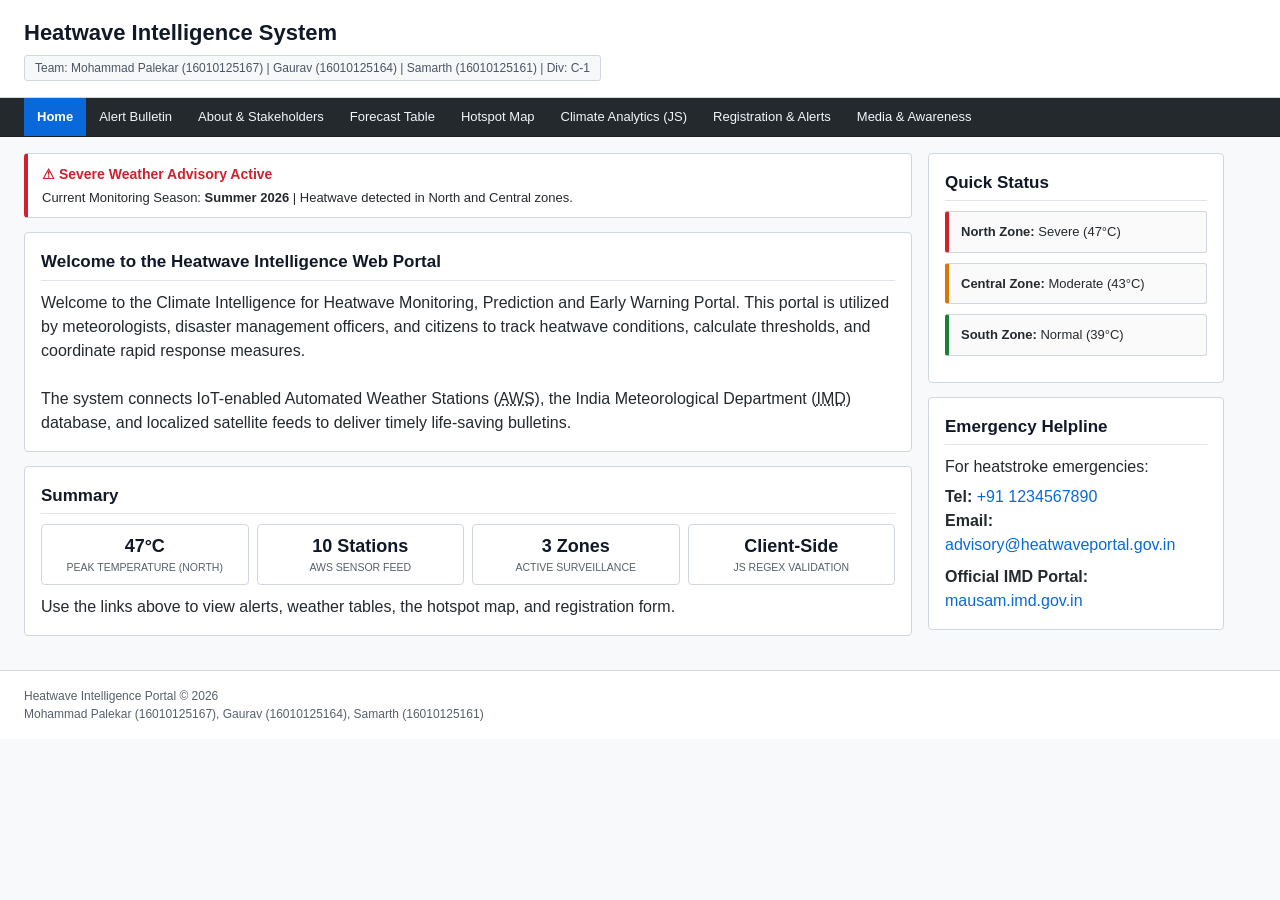
<file: index.html>
<!DOCTYPE html>
<html lang="en">
<head>
  <meta charset="UTF-8">
  <meta name="viewport" content="width=device-width, initial-scale=1.0">
  <title>Heatwave Intelligence System - Home</title>
  <link rel="stylesheet" href="css/style.css">
</head>
<body>

  <!-- Header Section - Left-Aligned -->
  <!-- Header Section - Left-Aligned -->
  <header class="site-header">
  <div class="header-inner">
  <h1 class="site-title" title="An early warning system for detecting and predicting heatwaves across regions">Heatwave Intelligence System</h1>
  <div class="team-badge">Team: Mohammad Palekar (16010125167) | Gaurav (16010125164) | Samarth (16010125161) | Div: C-1</div>
  </div>
  </header>

  <!-- Global Navigation Menu -->
  <nav class="main-nav">
  <div class="nav-inner">
  <ul>
  <li><a href="index.html" class="active">Home</a></li>
  <li><a href="alerts.html">Alert Bulletin</a></li>
  <li><a href="about.html">About &amp; Stakeholders</a></li>
  <li><a href="forecast.html">Forecast Table</a></li>
  <li><a href="hotspot.html">Hotspot Map</a></li>
  <li><a href="analysis.html">Climate Analytics (JS)</a></li>
  <li><a href="register.html">Registration &amp; Alerts</a></li>
  <li><a href="media.html">Media &amp; Awareness</a></li>
  </ul>
  </div>
  </nav>

  <!-- Main Content Container with Sidebar Layout -->
  <div class="container layout-grid">
  
  <main class="main-content">
  <!-- Glowing Alert Box for Current Season (CSS Glow effect) -->
  <div class="glowing-alert">
  <h3>&#9888; Severe Weather Advisory Active</h3>
  <p>Current Monitoring Season: <strong>Summer 2026</strong> | Heatwave detected in North and Central zones.</p>
  </div>

  <article class="card">
  <h2>Welcome to the Heatwave Intelligence Web Portal</h2>
  <p>Welcome to the Climate Intelligence for Heatwave Monitoring, Prediction and Early Warning Portal. This portal is utilized by meteorologists, disaster management officers, and citizens to track heatwave conditions, calculate thresholds, and coordinate rapid response measures.</p>
  <br>
  <p>The system connects IoT-enabled Automated Weather Stations (<abbr title="Automatic Weather Station">AWS</abbr>), the India Meteorological Department (<abbr title="India Meteorological Department">IMD</abbr>) database, and localized satellite feeds to deliver timely life-saving bulletins.</p>
  </article>

  <!-- Quick Features Overview Grid -->
  <section class="card">
  <h2>Summary</h2>
  <div class="stat-grid">
  <div class="stat-card">
  <div class="stat-val">47&deg;C</div>
  <div class="stat-label">Peak Temperature (North)</div>
  </div>
  <div class="stat-card">
  <div class="stat-val">10 Stations</div>
  <div class="stat-label">AWS Sensor Feed</div>
  </div>
  <div class="stat-card">
  <div class="stat-val">3 Zones</div>
  <div class="stat-label">Active Surveillance</div>
  </div>
  <div class="stat-card">
  <div class="stat-val">Client-Side</div>
  <div class="stat-label">JS Regex Validation</div>
  </div>
  </div>
  <p>Use the links above to view alerts, weather tables, the hotspot map, and registration form.</p>
  </section>
  </main>

  <!-- Sidebar Section -->
  <aside class="sidebar">
  <div class="card">
  <h2>Quick Status</h2>
  <div class="block-severe">
  <strong>North Zone:</strong> Severe (47&deg;C)
  </div>
  <div class="block-warning">
  <strong>Central Zone:</strong> Moderate (43&deg;C)
  </div>
  <div class="block-safe">
  <strong>South Zone:</strong> Normal (39&deg;C)
  </div>
  </div>

  <div class="card">
  <h2>Emergency Helpline</h2>
  <p>For heatstroke emergencies:</p>
  <p style="margin-top: 6px;"><strong>Tel:</strong> <a href="tel:+911234567890">+91 1234567890</a></p>
  <p><strong>Email:</strong> <a href="mailto:advisory@heatwaveportal.gov.in">advisory@heatwaveportal.gov.in</a></p>
  <p style="margin-top: 8px;"><strong>Official IMD Portal:</strong> <br><a href="https://mausam.imd.gov.in" target="_blank">mausam.imd.gov.in</a></p>
  </div>
  </aside>

  </div>

  <!-- Common Footer - Left-Aligned -->
  <!-- Common Footer - Left-Aligned -->
  <footer class="site-footer">
  <div class="footer-inner">
  <p>Heatwave Intelligence Portal &copy; 2026</p>
  <p>Mohammad Palekar (16010125167), Gaurav (16010125164), Samarth (16010125161)</p>
  </div>
  </footer>

</body>
</html>
</file>
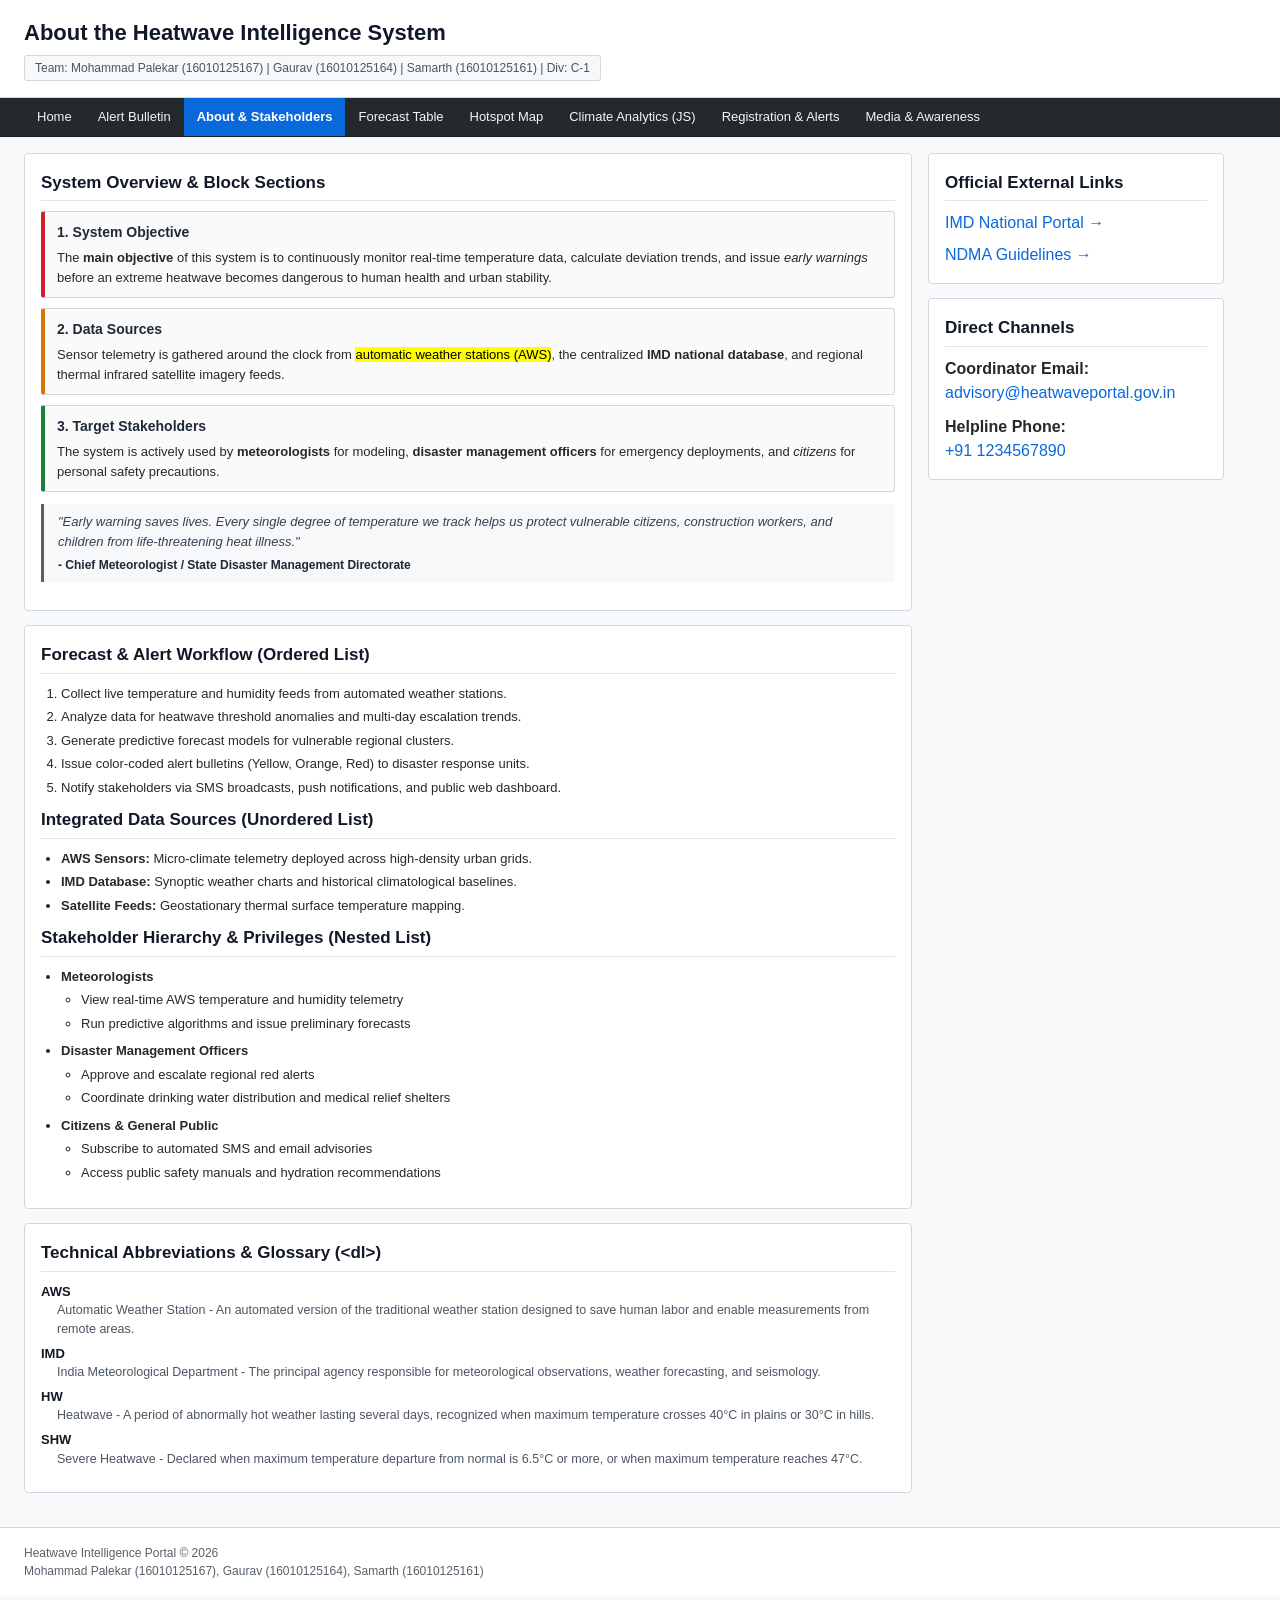
<file: about.html>
<!DOCTYPE html>
<html lang="en">
<head>
  <meta charset="UTF-8">
  <meta name="viewport" content="width=device-width, initial-scale=1.0">
  <title>About System &amp; Stakeholders - Heatwave Intelligence</title>
  <link rel="stylesheet" href="css/style.css">
</head>
<body>

  <!-- Header Section - Left-Aligned -->
  <header class="site-header">
  <div class="header-inner">
  <h1 class="site-title">About the Heatwave Intelligence System</h1>
  <div class="team-badge">Team: Mohammad Palekar (16010125167) | Gaurav (16010125164) | Samarth (16010125161) | Div: C-1</div>
  </div>
  </header>

  <nav class="main-nav">
  <div class="nav-inner">
  <ul>
  <li><a href="index.html">Home</a></li>
  <li><a href="alerts.html">Alert Bulletin</a></li>
  <li><a href="about.html" class="active">About &amp; Stakeholders</a></li>
  <li><a href="forecast.html">Forecast Table</a></li>
  <li><a href="hotspot.html">Hotspot Map</a></li>
  <li><a href="analysis.html">Climate Analytics (JS)</a></li>
  <li><a href="register.html">Registration &amp; Alerts</a></li>
  <li><a href="media.html">Media &amp; Awareness</a></li>
  </ul>
  </div>
  </nav>

  <div class="container layout-grid">
  <main class="main-content">
  <!-- Block vs Inline Sections (Exp 1 Task 3) -->
  <article class="card">
  <h2>System Overview &amp; Block Sections</h2>

  <div class="block-severe">
  <h3 style="margin-top:0;">1. System Objective</h3>
  <p>The <strong>main objective</strong> of this system is to continuously monitor real-time temperature data, calculate deviation trends, and issue <em>early warnings</em> before an extreme heatwave becomes dangerous to human health and urban stability.</p>
  </div>

  <div class="block-warning">
  <h3 style="margin-top:0;">2. Data Sources</h3>
  <p>Sensor telemetry is gathered around the clock from <mark>automatic weather stations (AWS)</mark>, the centralized <strong>IMD national database</strong>, and regional thermal infrared satellite imagery feeds.</p>
  </div>

  <div class="block-safe">
  <h3 style="margin-top:0;">3. Target Stakeholders</h3>
  <p>The system is actively used by <strong>meteorologists</strong> for modeling, <strong>disaster management officers</strong> for emergency deployments, and <em>citizens</em> for personal safety precautions.</p>
  </div>

  <blockquote class="official-quote">
  "Early warning saves lives. Every single degree of temperature we track helps us protect vulnerable citizens, construction workers, and children from life-threatening heat illness."
  <footer> - Chief Meteorologist / State Disaster Management Directorate</footer>
  </blockquote>
  </article>

  <!-- Lists & Nested Lists (Exp 1 Task 4) -->
  <section class="card">
  <h2>Forecast &amp; Alert Workflow (Ordered List)</h2>
  <ol class="workflow-list">
  <li>Collect live temperature and humidity feeds from automated weather stations.</li>
  <li>Analyze data for heatwave threshold anomalies and multi-day escalation trends.</li>
  <li>Generate predictive forecast models for vulnerable regional clusters.</li>
  <li>Issue color-coded alert bulletins (Yellow, Orange, Red) to disaster response units.</li>
  <li>Notify stakeholders via SMS broadcasts, push notifications, and public web dashboard.</li>
  </ol>

  <h2>Integrated Data Sources (Unordered List)</h2>
  <ul class="feed-list">
  <li><strong>AWS Sensors:</strong> Micro-climate telemetry deployed across high-density urban grids.</li>
  <li><strong>IMD Database:</strong> Synoptic weather charts and historical climatological baselines.</li>
  <li><strong>Satellite Feeds:</strong> Geostationary thermal surface temperature mapping.</li>
  </ul>

  <h2>Stakeholder Hierarchy &amp; Privileges (Nested List)</h2>
  <ul class="feed-list">
  <li><strong>Meteorologists</strong>
  <ul style="margin-left: 20px; margin-top: 4px;">
  <li>View real-time AWS temperature and humidity telemetry</li>
  <li>Run predictive algorithms and issue preliminary forecasts</li>
  </ul>
  </li>
  <li style="margin-top: 8px;"><strong>Disaster Management Officers</strong>
  <ul style="margin-left: 20px; margin-top: 4px;">
  <li>Approve and escalate regional red alerts</li>
  <li>Coordinate drinking water distribution and medical relief shelters</li>
  </ul>
  </li>
  <li style="margin-top: 8px;"><strong>Citizens &amp; General Public</strong>
  <ul style="margin-left: 20px; margin-top: 4px;">
  <li>Subscribe to automated SMS and email advisories</li>
  <li>Access public safety manuals and hydration recommendations</li>
  </ul>
  </li>
  </ul>
  </section>

  <!-- Description List Glossary -->
  <section class="card">
  <h2>Technical Abbreviations &amp; Glossary (&lt;dl&gt;)</h2>
  <dl class="abbr-list">
  <dt>AWS</dt>
  <dd>Automatic Weather Station - An automated version of the traditional weather station designed to save human labor and enable measurements from remote areas.</dd>
  
  <dt>IMD</dt>
  <dd>India Meteorological Department - The principal agency responsible for meteorological observations, weather forecasting, and seismology.</dd>
  
  <dt>HW</dt>
  <dd>Heatwave - A period of abnormally hot weather lasting several days, recognized when maximum temperature crosses 40&deg;C in plains or 30&deg;C in hills.</dd>
  
  <dt>SHW</dt>
  <dd>Severe Heatwave - Declared when maximum temperature departure from normal is 6.5&deg;C or more, or when maximum temperature reaches 47&deg;C.</dd>
  </dl>
  </section>
  </main>

  <aside class="sidebar">
  <div class="card">
  <h2>Official External Links</h2>
  <p><a href="https://mausam.imd.gov.in" target="_blank" rel="noopener noreferrer">IMD National Portal &rarr;</a></p>
  <p style="margin-top: 8px;"><a href="https://ndma.gov.in" target="_blank" rel="noopener noreferrer">NDMA Guidelines &rarr;</a></p>
  </div>

  <div class="card">
  <h2>Direct Channels</h2>
  <p><strong>Coordinator Email:</strong><br>
  <a href="mailto:advisory@heatwaveportal.gov.in">advisory@heatwaveportal.gov.in</a></p>
  <p style="margin-top: 10px;"><strong>Helpline Phone:</strong><br>
  <a href="tel:+911234567890">+91 1234567890</a></p>
  </div>
  </aside>
  </div>

  <!-- Common Footer - Left-Aligned -->
  <footer class="site-footer">
  <div class="footer-inner">
  <p>Heatwave Intelligence Portal &copy; 2026</p>
  <p>Mohammad Palekar (16010125167), Gaurav (16010125164), Samarth (16010125161)</p>
  </div>
  </footer>

</body>
</html>
</file>
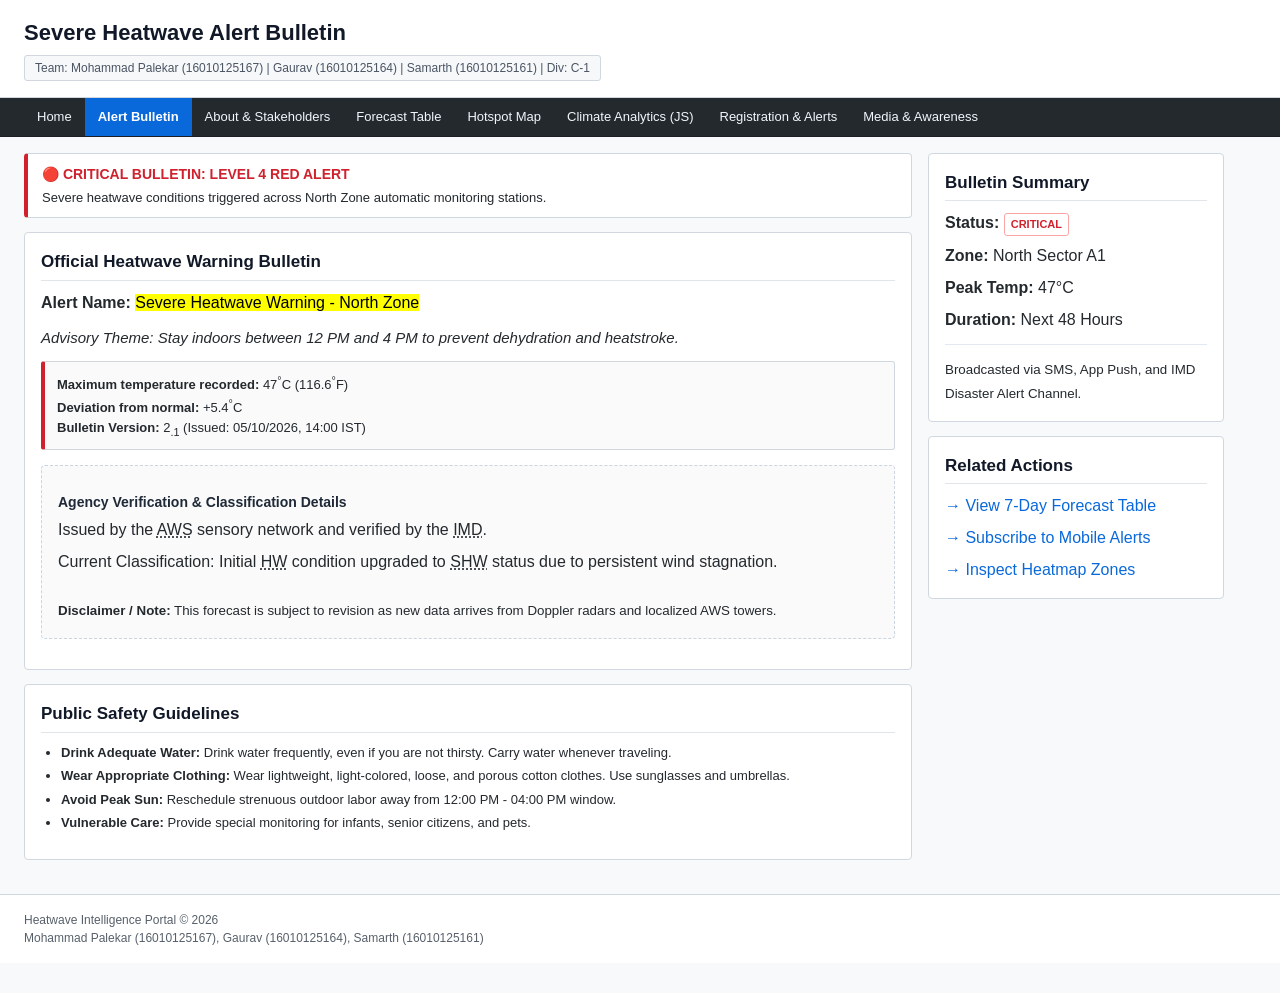
<file: alerts.html>
<!DOCTYPE html>
<html lang="en">
<head>
  <meta charset="UTF-8">
  <meta name="viewport" content="width=device-width, initial-scale=1.0">
  <title>Severe Heatwave Alert Bulletin - Heatwave Intelligence</title>
  <link rel="stylesheet" href="css/style.css">
</head>
<body>

  <!-- Header Section - Left-Aligned -->
  <header class="site-header">
  <div class="header-inner">
  <h1 class="site-title" id="system-title">Severe Heatwave Alert Bulletin</h1>
  <div class="team-badge">Team: Mohammad Palekar (16010125167) | Gaurav (16010125164) | Samarth (16010125161) | Div: C-1</div>
  </div>
  </header>

  <nav class="main-nav">
  <div class="nav-inner">
  <ul>
  <li><a href="index.html">Home</a></li>
  <li><a href="alerts.html" class="active">Alert Bulletin</a></li>
  <li><a href="about.html">About &amp; Stakeholders</a></li>
  <li><a href="forecast.html">Forecast Table</a></li>
  <li><a href="hotspot.html">Hotspot Map</a></li>
  <li><a href="analysis.html">Climate Analytics (JS)</a></li>
  <li><a href="register.html">Registration &amp; Alerts</a></li>
  <li><a href="media.html">Media &amp; Awareness</a></li>
  </ul>
  </div>
  </nav>

  <div class="container layout-grid">
  <main class="main-content">
  <!-- Glowing Alert Header -->
  <div class="glowing-alert">
  <h3>&#128308; CRITICAL BULLETIN: LEVEL 4 RED ALERT</h3>
  <p>Severe heatwave conditions triggered across North Zone automatic monitoring stations.</p>
  </div>

  <!-- Experiment 1 Task 2 Formatting Elements -->
  <section class="card">
  <h2>Official Heatwave Warning Bulletin</h2>
  
  <p style="font-size: 16px; margin-bottom: 12px;">
  <strong>Alert Name:</strong> 
  <mark>Severe Heatwave Warning - North Zone</mark>
  </p>

  <p style="font-size: 15px; margin-bottom: 12px;">
  <em>Advisory Theme: Stay indoors between 12 PM and 4 PM to prevent dehydration and heatstroke.</em>
  </p>

  <div class="block-severe">
  <p><strong>Maximum temperature recorded:</strong> 47<sup>&deg;</sup>C (116.6<sup>&deg;</sup>F)</p>
  <p><strong>Deviation from normal:</strong> +5.4<sup>&deg;</sup>C</p>
  <p><strong>Bulletin Version:</strong> 2<sub>.1</sub> (Issued: 05/10/2026, 14:00 IST)</p>
  </div>

  <div class="card" style="background:#fafafa; border:1px dashed #cbd5e1; margin-top:15px;">
  <h3>Agency Verification &amp; Classification Details</h3>
  <p>
  Issued by the <abbr title="Automatic Weather Station">AWS</abbr> sensory network 
  and verified by the <abbr title="India Meteorological Department">IMD</abbr>.
  </p>
  <p style="margin-top: 8px;">
  Current Classification: Initial <abbr title="Heatwave">HW</abbr> condition upgraded to 
  <abbr title="Severe Heatwave">SHW</abbr> status due to persistent wind stagnation.
  </p>
  <br>
  <p>
  <small><strong>Disclaimer / Note:</strong> This forecast is subject to revision as new data arrives from Doppler radars and localized AWS towers.</small>
  </p>
  </div>
  </section>

  <!-- Precautionary Guidelines Card -->
  <section class="card">
  <h2>Public Safety Guidelines</h2>
  <ul class="feed-list">
  <li><strong>Drink Adequate Water:</strong> Drink water frequently, even if you are not thirsty. Carry water whenever traveling.</li>
  <li><strong>Wear Appropriate Clothing:</strong> Wear lightweight, light-colored, loose, and porous cotton clothes. Use sunglasses and umbrellas.</li>
  <li><strong>Avoid Peak Sun:</strong> Reschedule strenuous outdoor labor away from 12:00 PM - 04:00 PM window.</li>
  <li><strong>Vulnerable Care:</strong> Provide special monitoring for infants, senior citizens, and pets.</li>
  </ul>
  </section>
  </main>

  <aside class="sidebar">
  <div class="card">
  <h2>Bulletin Summary</h2>
  <p><strong>Status:</strong> <span class="status-pill severe">CRITICAL</span></p>
  <p style="margin-top:8px;"><strong>Zone:</strong> North Sector A1</p>
  <p style="margin-top:8px;"><strong>Peak Temp:</strong> 47&deg;C</p>
  <p style="margin-top:8px;"><strong>Duration:</strong> Next 48 Hours</p>
  <hr style="margin: 12px 0; border: none; border-top: 1px solid #e2e8f0;">
  <p><small>Broadcasted via SMS, App Push, and IMD Disaster Alert Channel.</small></p>
  </div>

  <div class="card">
  <h2>Related Actions</h2>
  <p><a href="forecast.html">&rarr; View 7-Day Forecast Table</a></p>
  <p style="margin-top:8px;"><a href="register.html">&rarr; Subscribe to Mobile Alerts</a></p>
  <p style="margin-top:8px;"><a href="hotspot.html">&rarr; Inspect Heatmap Zones</a></p>
  </div>
  </aside>
  </div>

  <!-- Common Footer - Left-Aligned -->
  <footer class="site-footer">
  <div class="footer-inner">
  <p>Heatwave Intelligence Portal &copy; 2026</p>
  <p>Mohammad Palekar (16010125167), Gaurav (16010125164), Samarth (16010125161)</p>
  </div>
  </footer>

</body>
</html>
</file>
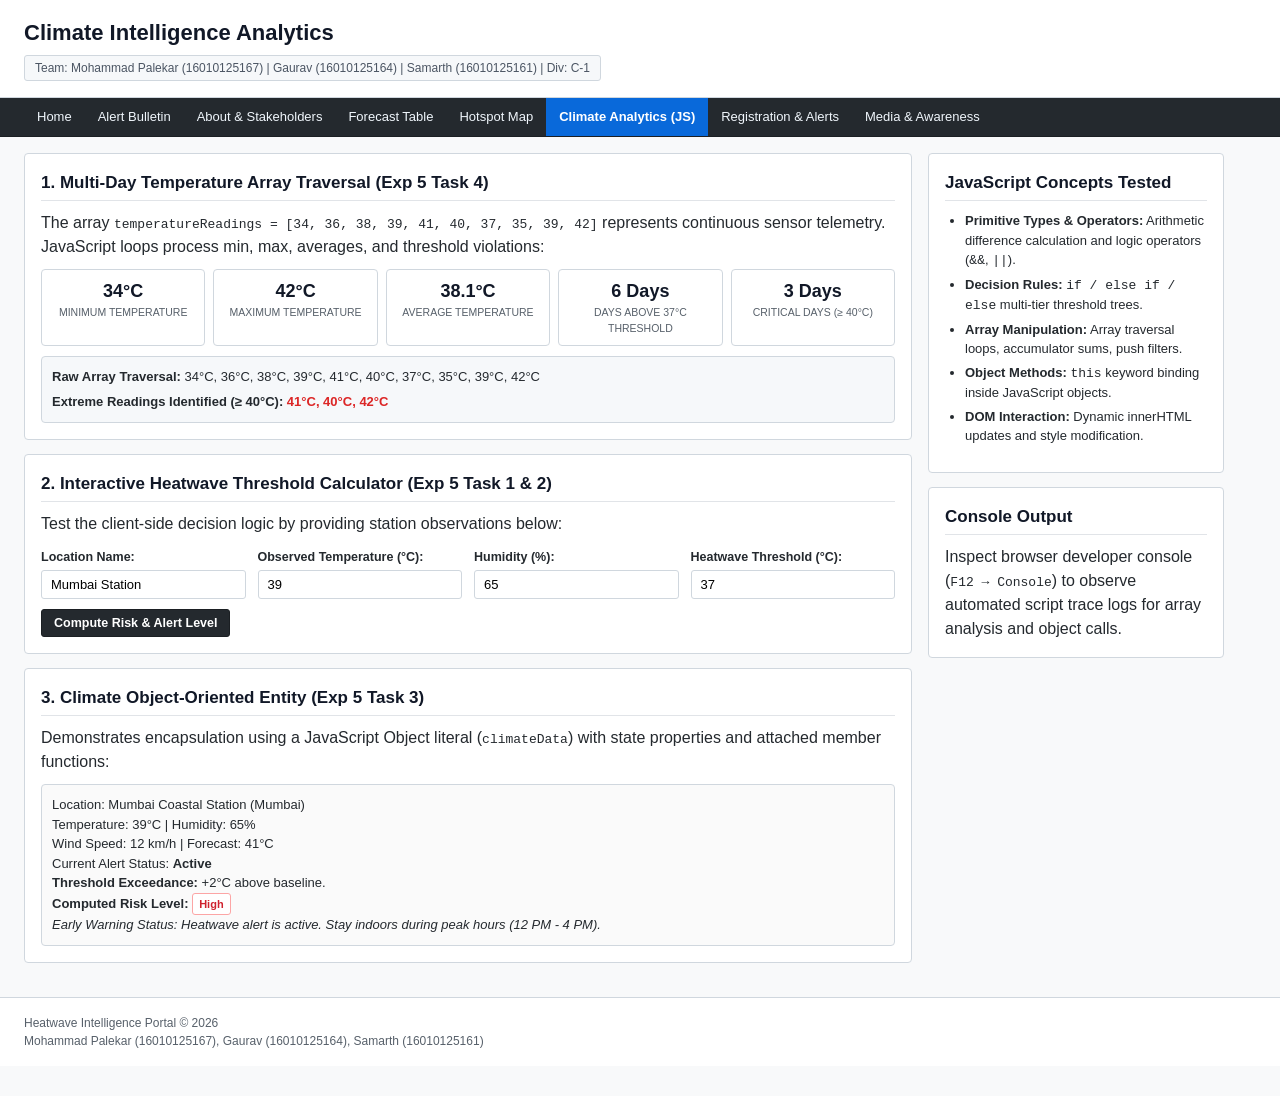
<file: analysis.html>
<!DOCTYPE html>
<html lang="en">
<head>
  <meta charset="UTF-8">
  <meta name="viewport" content="width=device-width, initial-scale=1.0">
  <title>Climate Intelligence Analytics (JavaScript) - Heatwave Intelligence</title>
  <link rel="stylesheet" href="css/style.css">
</head>
<body>

  <!-- Header Section - Left-Aligned -->
  <header class="site-header">
  <div class="header-inner">
  <h1 class="site-title">Climate Intelligence Analytics</h1>
  <div class="team-badge">Team: Mohammad Palekar (16010125167) | Gaurav (16010125164) | Samarth (16010125161) | Div: C-1</div>
  </div>
  </header>

  <nav class="main-nav">
  <div class="nav-inner">
  <ul>
  <li><a href="index.html">Home</a></li>
  <li><a href="alerts.html">Alert Bulletin</a></li>
  <li><a href="about.html">About &amp; Stakeholders</a></li>
  <li><a href="forecast.html">Forecast Table</a></li>
  <li><a href="hotspot.html">Hotspot Map</a></li>
  <li><a href="analysis.html" class="active">Climate Analytics (JS)</a></li>
  <li><a href="register.html">Registration &amp; Alerts</a></li>
  <li><a href="media.html">Media &amp; Awareness</a></li>
  </ul>
  </div>
  </nav>

  <div class="container layout-grid">
  <main class="main-content">
  <!-- Module 1: Temperature Array Analysis (Exp 5 Task 4) -->
  <section class="card">
  <h2>1. Multi-Day Temperature Array Traversal (Exp 5 Task 4)</h2>
  <p>The array <code>temperatureReadings = [34, 36, 38, 39, 41, 40, 37, 35, 39, 42]</code> represents continuous sensor telemetry. JavaScript loops process min, max, averages, and threshold violations:</p>
  
  <div class="stat-grid">
  <div class="stat-card">
  <div class="stat-val" id="statMin">--</div>
  <div class="stat-label">Minimum Temperature</div>
  </div>
  <div class="stat-card">
  <div class="stat-val" id="statMax">--</div>
  <div class="stat-label">Maximum Temperature</div>
  </div>
  <div class="stat-card">
  <div class="stat-val" id="statAvg">--</div>
  <div class="stat-label">Average Temperature</div>
  </div>
  <div class="stat-card">
  <div class="stat-val" id="statThreshold">--</div>
  <div class="stat-label">Days Above 37&deg;C Threshold</div>
  </div>
  <div class="stat-card">
  <div class="stat-val" id="statAbove40">--</div>
  <div class="stat-label">Critical Days (&ge; 40&deg;C)</div>
  </div>
  </div>

  <div class="calc-result-box">
  <p><strong>Raw Array Traversal:</strong> <span id="statReadings"></span></p>
  <p style="margin-top: 6px;"><strong>Extreme Readings Identified (&ge; 40&deg;C):</strong> <span id="statHwList" style="color: #dc2626; font-weight: bold;"></span></p>
  </div>
  </section>

  <!-- Module 2: Interactive Threshold Calculator (Exp 5 Task 1 & 2) -->
  <section class="card">
  <h2>2. Interactive Heatwave Threshold Calculator (Exp 5 Task 1 &amp; 2)</h2>
  <p>Test the client-side decision logic by providing station observations below:</p>

  <div style="display: grid; grid-template-columns: repeat(auto-fit, minmax(200px, 1fr)); gap: 12px; margin-top: 12px;">
  <div class="form-group">
  <label for="customLocation">Location Name:</label>
  <input type="text" id="customLocation" class="form-control" value="Mumbai Station" placeholder="e.g. Pune, Mumbai">
  </div>
  <div class="form-group">
  <label for="customTemp">Observed Temperature (&deg;C):</label>
  <input type="number" id="customTemp" class="form-control" value="39">
  </div>
  <div class="form-group">
  <label for="customHumidity">Humidity (%):</label>
  <input type="number" id="customHumidity" class="form-control" value="65">
  </div>
  <div class="form-group">
  <label for="customThreshold">Heatwave Threshold (&deg;C):</label>
  <input type="number" id="customThreshold" class="form-control" value="37">
  </div>
  </div>

  <button type="button" class="btn btn-primary" onclick="checkCustomTemperature()">Compute Risk &amp; Alert Level</button>

  <div id="customCalcResult" class="calc-result-box" style="display: none; border-left: 4px solid #24292e;"></div>
  </section>

  <!-- Module 3: Climate Monitoring Object Literal (Exp 5 Task 3) -->
  <section class="card">
  <h2>3. Climate Object-Oriented Entity (Exp 5 Task 3)</h2>
  <p>Demonstrates encapsulation using a JavaScript Object literal (<code>climateData</code>) with state properties and attached member functions:</p>

  <div id="objectDemoOutput" class="calc-result-box" style="background:#fafafa; border: 1px solid #d0d7de;">
  Loading climate object telemetry...
  </div>
  </section>
  </main>

  <aside class="sidebar">
  <div class="card">
  <h2>JavaScript Concepts Tested</h2>
  <ul class="feed-list">
  <li><strong>Primitive Types &amp; Operators:</strong> Arithmetic difference calculation and logic operators (<code>&amp;&amp;</code>, <code>||</code>).</li>
  <li><strong>Decision Rules:</strong> <code>if / else if / else</code> multi-tier threshold trees.</li>
  <li><strong>Array Manipulation:</strong> Array traversal loops, accumulator sums, push filters.</li>
  <li><strong>Object Methods:</strong> <code>this</code> keyword binding inside JavaScript objects.</li>
  <li><strong>DOM Interaction:</strong> Dynamic innerHTML updates and style modification.</li>
  </ul>
  </div>

  <div class="card">
  <h2>Console Output</h2>
  <p>Inspect browser developer console (<code>F12 &rarr; Console</code>) to observe automated script trace logs for array analysis and object calls.</p>
  </div>
  </aside>
  </div>

  <!-- Common Footer - Left-Aligned -->
  <footer class="site-footer">
  <div class="footer-inner">
  <p>Heatwave Intelligence Portal &copy; 2026</p>
  <p>Mohammad Palekar (16010125167), Gaurav (16010125164), Samarth (16010125161)</p>
  </div>
  </footer>

  <script src="js/analytics.js"></script>
</body>
</html>
</file>
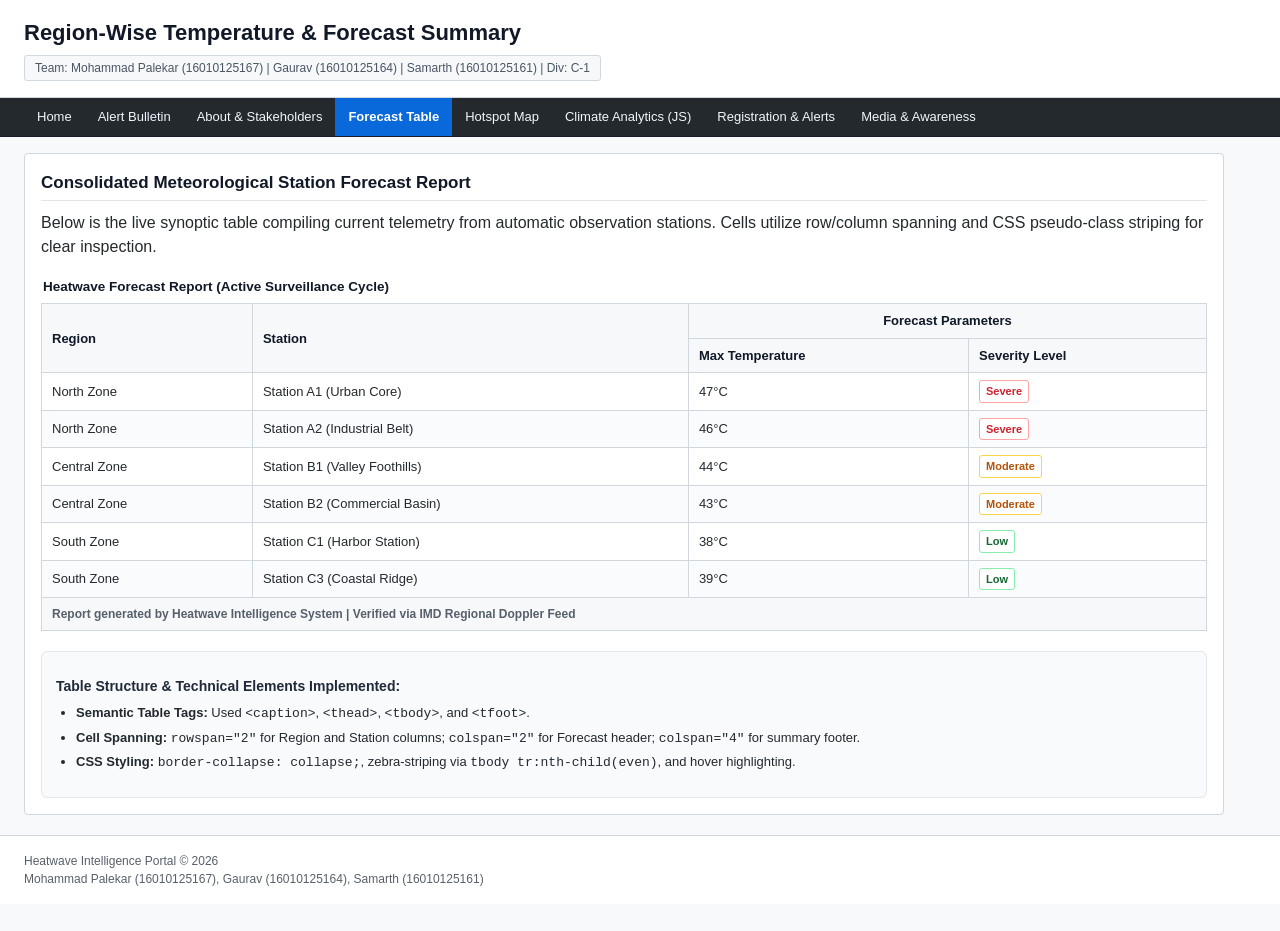
<file: forecast.html>
<!DOCTYPE html>
<html lang="en">
<head>
  <meta charset="UTF-8">
  <meta name="viewport" content="width=device-width, initial-scale=1.0">
  <title>Forecast Summary Table - Heatwave Intelligence</title>
  <link rel="stylesheet" href="css/style.css">
</head>
<body>

  <!-- Header Section - Left-Aligned -->
  <header class="site-header">
  <div class="header-inner">
  <h1 class="site-title">Region-Wise Temperature &amp; Forecast Summary</h1>
  <div class="team-badge">Team: Mohammad Palekar (16010125167) | Gaurav (16010125164) | Samarth (16010125161) | Div: C-1</div>
  </div>
  </header>

  <nav class="main-nav">
  <div class="nav-inner">
  <ul>
  <li><a href="index.html">Home</a></li>
  <li><a href="alerts.html">Alert Bulletin</a></li>
  <li><a href="about.html">About &amp; Stakeholders</a></li>
  <li><a href="forecast.html" class="active">Forecast Table</a></li>
  <li><a href="hotspot.html">Hotspot Map</a></li>
  <li><a href="analysis.html">Climate Analytics (JS)</a></li>
  <li><a href="register.html">Registration &amp; Alerts</a></li>
  <li><a href="media.html">Media &amp; Awareness</a></li>
  </ul>
  </div>
  </nav>

  <div class="container">
  <section class="card">
  <h2>Consolidated Meteorological Station Forecast Report</h2>
  <p>Below is the live synoptic table compiling current telemetry from automatic observation stations. Cells utilize row/column spanning and CSS pseudo-class striping for clear inspection.</p>

  <!-- Experiment 1 Task 7 & Experiment 2 Task 7 Table -->
  <table class="data-table">
  <caption>Heatwave Forecast Report (Active Surveillance Cycle)</caption>
  <thead>
  <tr>
  <th rowspan="2">Region</th>
  <th rowspan="2">Station</th>
  <th colspan="2" style="text-align: center;">Forecast Parameters</th>
  </tr>
  <tr>
  <th>Max Temperature</th>
  <th>Severity Level</th>
  </tr>
  </thead>
  <tbody>
  <tr>
  <td>North Zone</td>
  <td>Station A1 (Urban Core)</td>
  <td>47&deg;C</td>
  <td><span class="status-pill severe">Severe</span></td>
  </tr>
  <tr>
  <td>North Zone</td>
  <td>Station A2 (Industrial Belt)</td>
  <td>46&deg;C</td>
  <td><span class="status-pill severe">Severe</span></td>
  </tr>
  <tr>
  <td>Central Zone</td>
  <td>Station B1 (Valley Foothills)</td>
  <td>44&deg;C</td>
  <td><span class="status-pill moderate">Moderate</span></td>
  </tr>
  <tr>
  <td>Central Zone</td>
  <td>Station B2 (Commercial Basin)</td>
  <td>43&deg;C</td>
  <td><span class="status-pill moderate">Moderate</span></td>
  </tr>
  <tr>
  <td>South Zone</td>
  <td>Station C1 (Harbor Station)</td>
  <td>38&deg;C</td>
  <td><span class="status-pill low">Low</span></td>
  </tr>
  <tr>
  <td>South Zone</td>
  <td>Station C3 (Coastal Ridge)</td>
  <td>39&deg;C</td>
  <td><span class="status-pill low">Low</span></td>
  </tr>
  </tbody>
  <tfoot>
  <tr>
  <td colspan="4">Report generated by Heatwave Intelligence System | Verified via IMD Regional Doppler Feed</td>
  </tr>
  </tfoot>
  </table>

  <div style="margin-top: 20px; padding: 14px; background: #f8fafc; border: 1px solid #e2e8f0; border-radius: 6px;">
  <h3>Table Structure &amp; Technical Elements Implemented:</h3>
  <ul class="feed-list" style="margin-left: 20px; margin-top: 6px;">
  <li><strong>Semantic Table Tags:</strong> Used <code>&lt;caption&gt;</code>, <code>&lt;thead&gt;</code>, <code>&lt;tbody&gt;</code>, and <code>&lt;tfoot&gt;</code>.</li>
  <li><strong>Cell Spanning:</strong> <code>rowspan="2"</code> for Region and Station columns; <code>colspan="2"</code> for Forecast header; <code>colspan="4"</code> for summary footer.</li>
  <li><strong>CSS Styling:</strong> <code>border-collapse: collapse;</code>, zebra-striping via <code>tbody tr:nth-child(even)</code>, and hover highlighting.</li>
  </ul>
  </div>
  </section>
  </div>

  <!-- Common Footer - Left-Aligned -->
  <footer class="site-footer">
  <div class="footer-inner">
  <p>Heatwave Intelligence Portal &copy; 2026</p>
  <p>Mohammad Palekar (16010125167), Gaurav (16010125164), Samarth (16010125161)</p>
  </div>
  </footer>

</body>
</html>
</file>
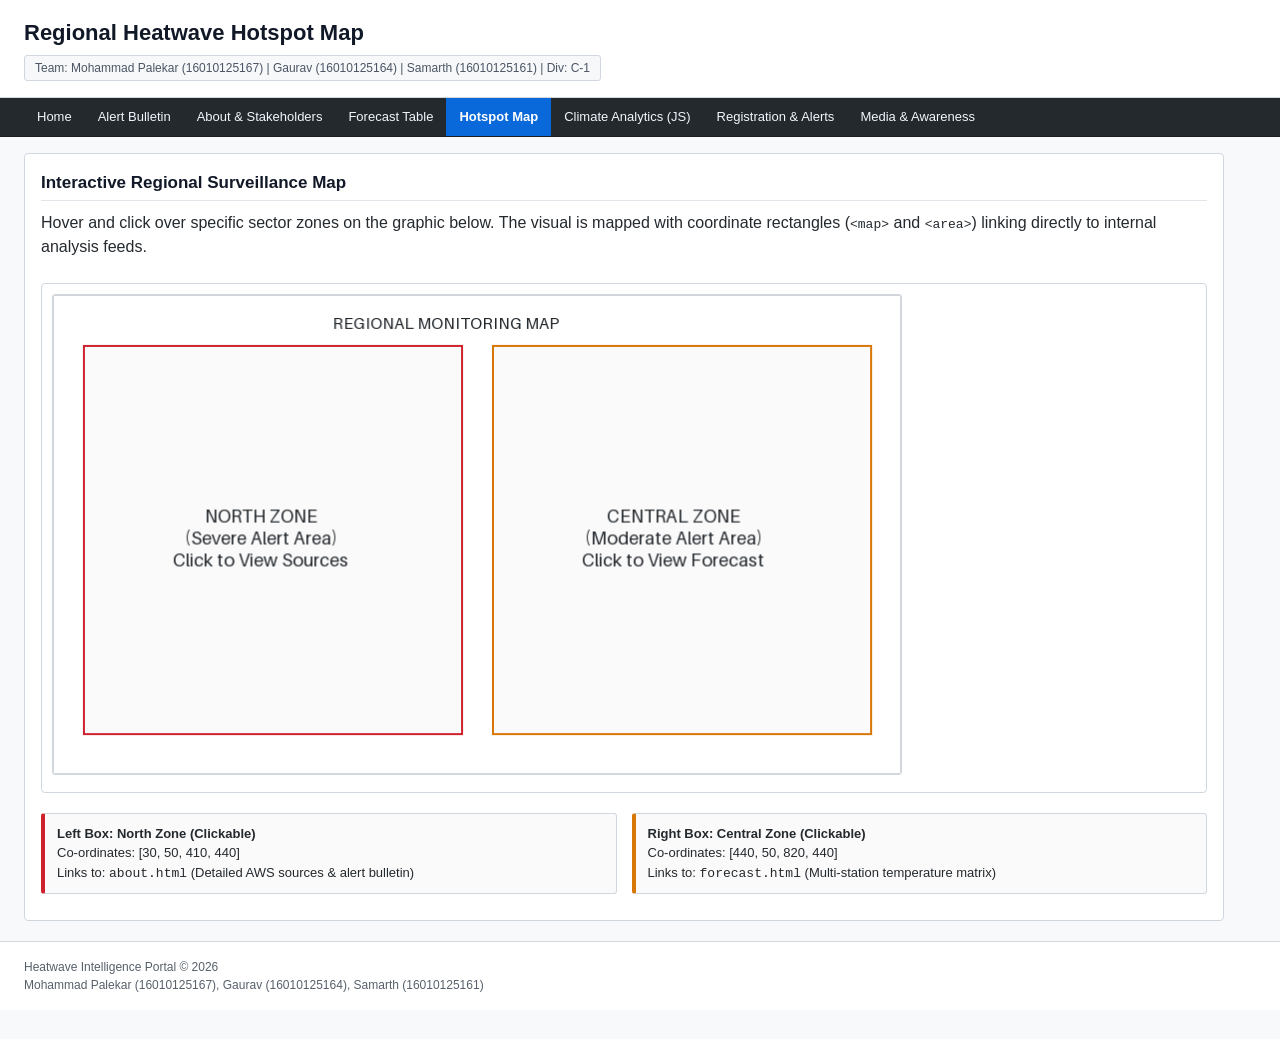
<file: hotspot.html>
<!DOCTYPE html>
<html lang="en">
<head>
  <meta charset="UTF-8">
  <meta name="viewport" content="width=device-width, initial-scale=1.0">
  <title>Regional Heatwave Hotspot Map - Heatwave Intelligence</title>
  <link rel="stylesheet" href="css/style.css">
</head>
<body>

  <!-- Header Section - Left-Aligned -->
  <header class="site-header">
  <div class="header-inner">
  <h1 class="site-title">Regional Heatwave Hotspot Map</h1>
  <div class="team-badge">Team: Mohammad Palekar (16010125167) | Gaurav (16010125164) | Samarth (16010125161) | Div: C-1</div>
  </div>
  </header>

  <nav class="main-nav">
  <div class="nav-inner">
  <ul>
  <li><a href="index.html">Home</a></li>
  <li><a href="alerts.html">Alert Bulletin</a></li>
  <li><a href="about.html">About &amp; Stakeholders</a></li>
  <li><a href="forecast.html">Forecast Table</a></li>
  <li><a href="hotspot.html" class="active">Hotspot Map</a></li>
  <li><a href="analysis.html">Climate Analytics (JS)</a></li>
  <li><a href="register.html">Registration &amp; Alerts</a></li>
  <li><a href="media.html">Media &amp; Awareness</a></li>
  </ul>
  </div>
  </nav>

  <div class="container">
  <section class="card">
  <h2>Interactive Regional Surveillance Map</h2>
  <p>Hover and click over specific sector zones on the graphic below. The visual is mapped with coordinate rectangles (<code>&lt;map&gt;</code> and <code>&lt;area&gt;</code>) linking directly to internal analysis feeds.</p>
  <br>

  <div class="map-container">
  <img src="images/region-map.png" usemap="#hotspotmap" width="850" height="480" alt="Regional heatwave hotspot map">
  <map name="hotspotmap">
  <area shape="rect" coords="30,50,410,440" href="about.html" alt="North Zone - Severe" title="Click to view North Zone Sources &amp; Telemetry">
  <area shape="rect" coords="440,50,820,440" href="forecast.html" alt="Central Zone - Moderate" title="Click to view Central Zone Forecast Data">
  </map>
  </div>

  <div style="margin-top: 20px; display: flex; gap: 15px; flex-wrap: wrap;">
  <div style="flex: 1; min-width: 260px;" class="block-severe">
  <h4>Left Box: North Zone (Clickable)</h4>
  <p>Co-ordinates: [30, 50, 410, 440]</p>
  <p>Links to: <code>about.html</code> (Detailed AWS sources &amp; alert bulletin)</p>
  </div>
  <div style="flex: 1; min-width: 260px;" class="block-warning">
  <h4>Right Box: Central Zone (Clickable)</h4>
  <p>Co-ordinates: [440, 50, 820, 440]</p>
  <p>Links to: <code>forecast.html</code> (Multi-station temperature matrix)</p>
  </div>
  </div>
  </section>
  </div>

  <!-- Common Footer - Left-Aligned -->
  <footer class="site-footer">
  <div class="footer-inner">
  <p>Heatwave Intelligence Portal &copy; 2026</p>
  <p>Mohammad Palekar (16010125167), Gaurav (16010125164), Samarth (16010125161)</p>
  </div>
  </footer>

</body>
</html>
</file>
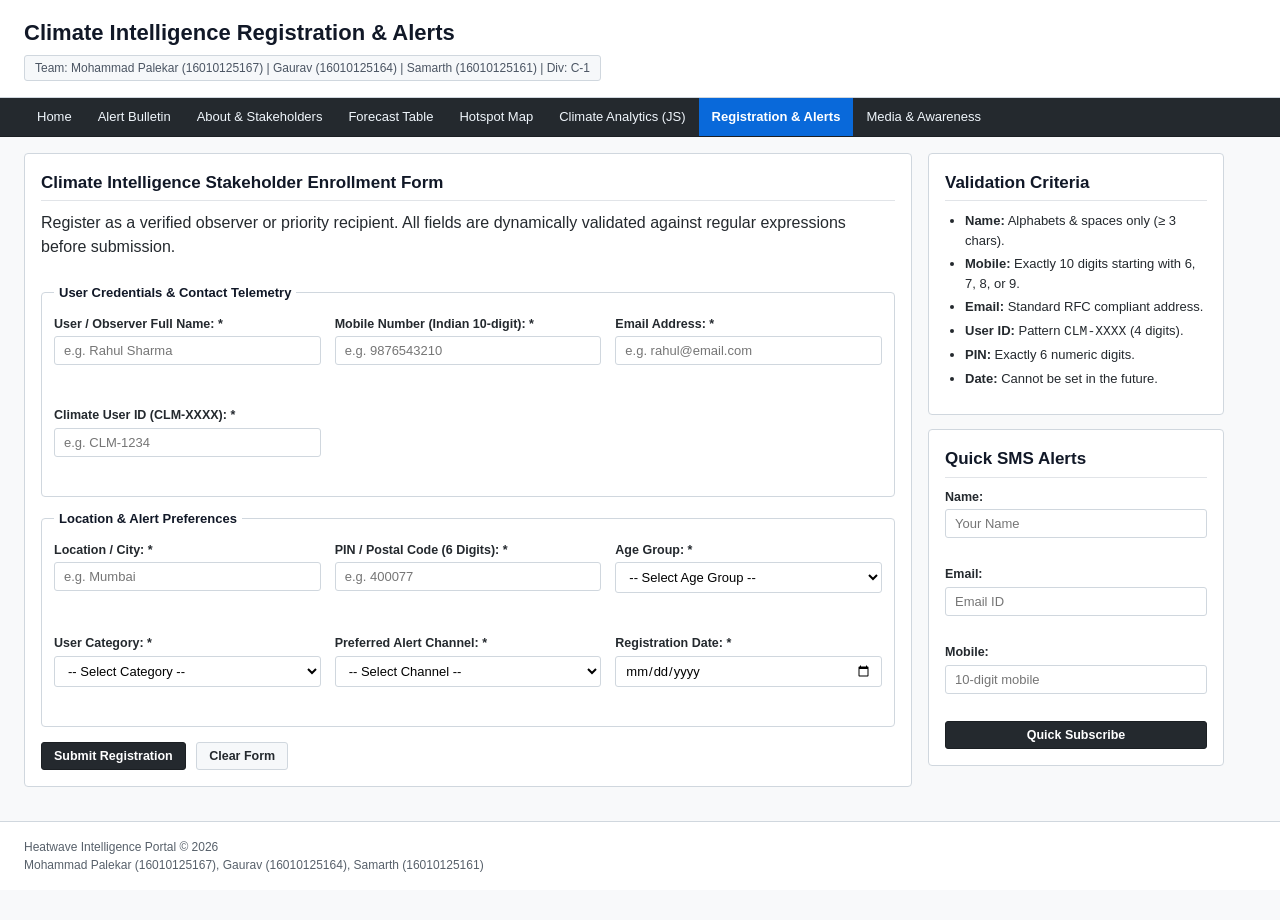
<file: register.html>
<!DOCTYPE html>
<html lang="en">
<head>
  <meta charset="UTF-8">
  <meta name="viewport" content="width=device-width, initial-scale=1.0">
  <title>Stakeholder Registration &amp; Early Warning Subscription</title>
  <link rel="stylesheet" href="css/style.css">
</head>
<body>

  <!-- Header Section - Left-Aligned -->
  <header class="site-header">
  <div class="header-inner">
  <h1 class="site-title">Climate Intelligence Registration &amp; Alerts</h1>
  <div class="team-badge">Team: Mohammad Palekar (16010125167) | Gaurav (16010125164) | Samarth (16010125161) | Div: C-1</div>
  </div>
  </header>

  <nav class="main-nav">
  <div class="nav-inner">
  <ul>
  <li><a href="index.html">Home</a></li>
  <li><a href="alerts.html">Alert Bulletin</a></li>
  <li><a href="about.html">About &amp; Stakeholders</a></li>
  <li><a href="forecast.html">Forecast Table</a></li>
  <li><a href="hotspot.html">Hotspot Map</a></li>
  <li><a href="analysis.html">Climate Analytics (JS)</a></li>
  <li><a href="register.html" class="active">Registration &amp; Alerts</a></li>
  <li><a href="media.html">Media &amp; Awareness</a></li>
  </ul>
  </div>
  </nav>

  <div class="container layout-grid">
  <main class="main-content">
  <!-- Full Stakeholder Registration Form (Exp 5 Task 6) -->
  <section class="card">
  <h2>Climate Intelligence Stakeholder Enrollment Form</h2>
  <p>Register as a verified observer or priority recipient. All fields are dynamically validated against regular expressions before submission.</p>
  <br>

  <div id="regSuccessMsg" class="alert-success">
  <h3>&#10004; Registration Successful!</h3>
  <p>You have been successfully registered for Climate Intelligence Heatwave Monitoring and Early-Warning Bulletins. Your details have satisfied all validation constraints.</p>
  </div>

  <form id="climateRegForm" novalidate>
  <fieldset>
  <legend>User Credentials &amp; Contact Telemetry</legend>

  <div style="display: grid; grid-template-columns: repeat(auto-fit, minmax(260px, 1fr)); gap: 14px;">
  <div class="form-group">
  <label for="regName">User / Observer Full Name: *</label>
  <input type="text" id="regName" class="form-control" placeholder="e.g. Rahul Sharma">
  <span id="regNameErr" class="error-msg"></span>
  </div>

  <div class="form-group">
  <label for="regMobile">Mobile Number (Indian 10-digit): *</label>
  <input type="tel" id="regMobile" class="form-control" placeholder="e.g. 9876543210" maxlength="10">
  <span id="regMobileErr" class="error-msg"></span>
  </div>

  <div class="form-group">
  <label for="regEmail">Email Address: *</label>
  <input type="email" id="regEmail" class="form-control" placeholder="e.g. rahul@email.com">
  <span id="regEmailErr" class="error-msg"></span>
  </div>

  <div class="form-group">
  <label for="regUserId">Climate User ID (CLM-XXXX): *</label>
  <input type="text" id="regUserId" class="form-control" placeholder="e.g. CLM-1234">
  <span id="regUserIdErr" class="error-msg"></span>
  </div>
  </div>
  </fieldset>

  <fieldset>
  <legend>Location &amp; Alert Preferences</legend>

  <div style="display: grid; grid-template-columns: repeat(auto-fit, minmax(260px, 1fr)); gap: 14px;">
  <div class="form-group">
  <label for="regCity">Location / City: *</label>
  <input type="text" id="regCity" class="form-control" placeholder="e.g. Mumbai">
  <span id="regCityErr" class="error-msg"></span>
  </div>

  <div class="form-group">
  <label for="regPin">PIN / Postal Code (6 Digits): *</label>
  <input type="text" id="regPin" class="form-control" placeholder="e.g. 400077" maxlength="6">
  <span id="regPinErr" class="error-msg"></span>
  </div>

  <div class="form-group">
  <label for="regAge">Age Group: *</label>
  <select id="regAge" class="form-control">
  <option value="">-- Select Age Group --</option>
  <option value="under18">Under 18</option>
  <option value="18-40">18 - 40</option>
  <option value="41-60">41 - 60</option>
  <option value="above60">Above 60 (Priority Vulnerable)</option>
  </select>
  <span id="regAgeErr" class="error-msg"></span>
  </div>

  <div class="form-group">
  <label for="regCategory">User Category: *</label>
  <select id="regCategory" class="form-control">
  <option value="">-- Select Category --</option>
  <option value="student">Student</option>
  <option value="general">General Public</option>
  <option value="outdoor">Outdoor Worker</option>
  <option value="healthcare">Healthcare Worker</option>
  <option value="officer">Government / Disaster Officer</option>
  </select>
  <span id="regCategoryErr" class="error-msg"></span>
  </div>

  <div class="form-group">
  <label for="regChannel">Preferred Alert Channel: *</label>
  <select id="regChannel" class="form-control">
  <option value="">-- Select Channel --</option>
  <option value="sms">SMS</option>
  <option value="email">Email</option>
  <option value="app">Mobile App Notification</option>
  <option value="all">All Channels</option>
  </select>
  <span id="regChannelErr" class="error-msg"></span>
  </div>

  <div class="form-group">
  <label for="regDate">Registration Date: *</label>
  <input type="date" id="regDate" class="form-control">
  <span id="regDateErr" class="error-msg"></span>
  </div>
  </div>
  </fieldset>

  <div style="margin-top: 15px;">
  <button type="submit" class="btn btn-primary">Submit Registration</button>
  <button type="reset" class="btn btn-secondary">Clear Form</button>
  </div>
  </form>
  </section>
  </main>

  <aside class="sidebar">
  <div class="card">
  <h2>Validation Criteria</h2>
  <ul class="feed-list">
  <li><strong>Name:</strong> Alphabets &amp; spaces only (&ge; 3 chars).</li>
  <li><strong>Mobile:</strong> Exactly 10 digits starting with 6, 7, 8, or 9.</li>
  <li><strong>Email:</strong> Standard RFC compliant address.</li>
  <li><strong>User ID:</strong> Pattern <code>CLM-XXXX</code> (4 digits).</li>
  <li><strong>PIN:</strong> Exactly 6 numeric digits.</li>
  <li><strong>Date:</strong> Cannot be set in the future.</li>
  </ul>
  </div>

  <!-- Quick Advisory Subscription Card (Exp 1 Task 8) -->
  <div class="card">
  <h2>Quick SMS Alerts</h2>
  <form id="quickSubscribeForm">
  <div class="form-group">
  <label for="subName">Name:</label>
  <input type="text" id="subName" class="form-control" placeholder="Your Name">
  <span id="subNameErr" class="error-msg"></span>
  </div>
  <div class="form-group">
  <label for="subEmail">Email:</label>
  <input type="email" id="subEmail" class="form-control" placeholder="Email ID">
  <span id="subEmailErr" class="error-msg"></span>
  </div>
  <div class="form-group">
  <label for="subMobile">Mobile:</label>
  <input type="tel" id="subMobile" class="form-control" placeholder="10-digit mobile">
  <span id="subMobileErr" class="error-msg"></span>
  </div>
  <button type="submit" class="btn btn-primary" style="width: 100%;">Quick Subscribe</button>
  <div id="subSuccessMsg" class="alert-success" style="font-size:12px; margin-top:8px;">Subscribed!</div>
  </form>
  </div>
  </aside>
  </div>

  <!-- Common Footer - Left-Aligned -->
  <footer class="site-footer">
  <div class="footer-inner">
  <p>Heatwave Intelligence Portal &copy; 2026</p>
  <p>Mohammad Palekar (16010125167), Gaurav (16010125164), Samarth (16010125161)</p>
  </div>
  </footer>

  <script src="js/validation.js"></script>
  <script>
  if (window.location.search.includes('validate=1')) {
  setTimeout(function() {
  document.querySelector('#climateRegForm button[type=submit]').click();
  }, 100);
  }
  </script>
</body>
</html>
</file>
<file: css/style.css>
/* 
   Climate Intelligence for Heatwave Monitoring & Early Warning System
   Team Members: Mohammad Palekar (16010125167), Gaurav (16010125164), Samarth (16010125161)
   Div: C-1
*/

* {
    box-sizing: border-box;
    margin: 0;
    padding: 0;
}

body {
    font-family: 'Segoe UI', Tahoma, Geneva, Verdana, sans-serif;
    background-color: #f8f9fa;
    color: #24292e;
    line-height: 1.5;
    padding-bottom: 30px;
}

/* Header Section - Left-Aligned with minimal margin */
header.site-header {
    background-color: #ffffff;
    border-bottom: 1px solid #d0d7de;
    padding: 16px 0;
    text-align: left;
}

.header-inner {
    max-width: 1200px;
    margin-left: 24px;
    margin-right: 24px;
    text-align: left;
}

.site-title {
    color: #111827;
    font-size: 22px;
    font-weight: 700;
    margin-bottom: 6px;
    text-align: left;
}

.team-badge {
    display: inline-block;
    background: #f6f8fa;
    color: #4b5563;
    font-size: 12px;
    padding: 3px 10px;
    border-radius: 3px;
    border: 1px solid #d0d7de;
    text-align: left;
}

/* Navigation Bar - Left-Aligned */
nav.main-nav {
    background-color: #24292e;
    position: sticky;
    top: 0;
    z-index: 100;
    border-bottom: 1px solid #1b1f23;
}

nav.main-nav .nav-inner {
    max-width: 1200px;
    margin-left: 24px;
    margin-right: 24px;
}

nav.main-nav ul {
    list-style-type: none;
    display: flex;
    flex-wrap: wrap;
    justify-content: flex-start;
    margin: 0;
    padding: 0;
}

nav.main-nav li {
    margin: 0;
}

nav.main-nav a {
    display: block;
    color: #f0f6fc;
    text-decoration: none;
    padding: 9px 13px;
    font-size: 13px;
    font-weight: 500;
    transition: background-color 0.15s ease;
}

nav.main-nav a:hover {
    background-color: #3b424a;
    color: #ffffff;
}

nav.main-nav a.active {
    background-color: #0969da;
    color: #ffffff;
    font-weight: 600;
}

/* Page Layout Container - Left-Aligned */
.container {
    max-width: 1200px;
    margin: 16px 24px;
    padding: 0;
}

.layout-grid {
    display: flex;
    gap: 16px;
}

.main-content {
    flex: 3;
}

.sidebar {
    flex: 1;
}

@media (max-width: 800px) {
    .layout-grid {
        flex-direction: column;
    }
    .container, .header-inner, .nav-inner, .footer-inner {
        margin-left: 14px;
        margin-right: 14px;
    }
}

/* Cards & Content Blocks */
.card {
    background-color: #ffffff;
    border: 1px solid #d0d7de;
    border-radius: 4px;
    padding: 16px;
    margin-bottom: 14px;
}

.card h2 {
    color: #111827;
    border-bottom: 1px solid #e1e4e8;
    padding-bottom: 5px;
    margin-bottom: 10px;
    font-size: 17px;
    font-weight: 600;
}

.card h3 {
    color: #1f2937;
    margin: 10px 0 5px 0;
    font-size: 14px;
    font-weight: 600;
}

/* Clean Alert Blocks */
.block-severe {
    background-color: #fafafa;
    border: 1px solid #d0d7de;
    border-left: 4px solid #cf222e;
    padding: 10px 12px;
    margin-bottom: 10px;
    border-radius: 3px;
    font-size: 13px;
}

.block-warning {
    background-color: #fafafa;
    border: 1px solid #d0d7de;
    border-left: 4px solid #d97706;
    padding: 10px 12px;
    margin-bottom: 10px;
    border-radius: 3px;
    font-size: 13px;
}

.block-safe {
    background-color: #fafafa;
    border: 1px solid #d0d7de;
    border-left: 4px solid #1a7f37;
    padding: 10px 12px;
    margin-bottom: 10px;
    border-radius: 3px;
    font-size: 13px;
}

/* Alert Box */
.glowing-alert {
    background-color: #ffffff;
    border: 1px solid #d0d7de;
    border-left: 4px solid #cf222e;
    color: #24292e;
    padding: 10px 14px;
    border-radius: 4px;
    text-align: left;
    margin-bottom: 14px;
}

.glowing-alert h3 {
    color: #cf222e;
    font-size: 14px;
    font-weight: 700;
    margin-bottom: 3px;
}

.glowing-alert p {
    font-size: 13px;
}

/* Blockquote */
blockquote.official-quote {
    background: #f6f8fa;
    border-left: 3px solid #57606a;
    margin: 12px 0;
    padding: 8px 14px;
    font-style: italic;
    color: #374151;
    font-size: 13px;
}

blockquote.official-quote footer {
    font-style: normal;
    font-weight: 600;
    margin-top: 5px;
    color: #1f2937;
    font-size: 12px;
}

/* Tables */
.data-table {
    width: 100%;
    border-collapse: collapse;
    margin: 12px 0;
    background-color: #ffffff;
    font-size: 13px;
}

.data-table caption {
    font-size: 13.5px;
    font-weight: 600;
    padding: 6px 2px;
    color: #111827;
    caption-side: top;
    text-align: left;
}

.data-table th, .data-table td {
    border: 1px solid #d0d7de;
    padding: 7px 10px;
    text-align: left;
}

.data-table thead th {
    background-color: #f6f8fa;
    color: #111827;
    font-weight: 600;
}

.data-table tbody tr:nth-child(even) {
    background-color: #fafbfc;
}

.data-table tbody tr:hover {
    background-color: #f3f4f6;
}

.data-table tfoot td {
    background-color: #f6f8fa;
    font-weight: 600;
    font-size: 12px;
    color: #57606a;
}

/* Badges */
.status-pill {
    display: inline-block;
    padding: 2px 6px;
    border-radius: 3px;
    font-size: 11px;
    font-weight: 600;
    border: 1px solid #d0d7de;
    background-color: #ffffff;
}
.status-pill.severe { border-color: #fca5a5; color: #cf222e; }
.status-pill.moderate { border-color: #fcd34d; color: #b45309; }
.status-pill.low { border-color: #86efac; color: #166534; }

/* Forms */
.form-group {
    margin-bottom: 10px;
}

.form-group label {
    display: block;
    font-weight: 600;
    font-size: 12.5px;
    margin-bottom: 3px;
    color: #24292e;
}

.form-control {
    font-family: inherit;
    width: 100%;
    padding: 6px 9px;
    font-size: 13px;
    border: 1px solid #d0d7de;
    border-radius: 3px;
    outline: none;
    background-color: #ffffff;
}

.form-control:focus {
    border-color: #0969da;
    box-shadow: 0 0 0 2px rgba(9, 105, 218, 0.15);
}

.form-control.input-error {
    border-color: #cf222e !important;
    background-color: #fff8f8;
}

.form-control.input-success {
    border-color: #1a7f37 !important;
    background-color: #f6fdf8;
}

.error-msg {
    color: #cf222e;
    font-size: 11px;
    display: block;
    margin-top: 2px;
    min-height: 15px;
    font-weight: normal;
}

fieldset {
    border: 1px solid #d0d7de;
    padding: 12px;
    border-radius: 4px;
    margin-bottom: 12px;
    background-color: #ffffff;
}

legend {
    font-weight: 600;
    padding: 0 5px;
    color: #111827;
    font-size: 13px;
}

.radio-group, .checkbox-group {
    display: flex;
    gap: 14px;
    margin-top: 4px;
    font-size: 13px;
}

.radio-group label, .checkbox-group label {
    font-weight: normal;
    cursor: pointer;
}

.btn {
    font-family: inherit;
    padding: 6px 12px;
    font-size: 12.5px;
    font-weight: 600;
    border-radius: 3px;
    cursor: pointer;
    border: 1px solid;
    transition: background-color 0.15s ease;
}

.btn-primary {
    background-color: #24292e;
    color: #ffffff;
    border-color: #1b1f23;
}

.btn-primary:hover {
    background-color: #3b424a;
}

.btn-secondary {
    background-color: #f6f8fa;
    color: #24292e;
    border-color: #d0d7de;
    margin-left: 6px;
}

.btn-secondary:hover {
    background-color: #e5e7eb;
}

.alert-success {
    background-color: #f6fdf8;
    border: 1px solid #2da44e;
    color: #1a7f37;
    padding: 10px 12px;
    border-radius: 4px;
    margin-top: 12px;
    display: none;
    font-size: 13px;
}

/* Image & Map */
.map-container {
    text-align: left;
    background: #ffffff;
    padding: 10px;
    border: 1px solid #d0d7de;
    border-radius: 4px;
}

.map-container img {
    max-width: 100%;
    height: auto;
    border: 1px solid #d0d7de;
    border-radius: 3px;
}

/* Lists */
ol.workflow-list, ul.feed-list {
    margin-left: 20px;
    margin-bottom: 10px;
}

ol.workflow-list li, ul.feed-list li {
    margin-bottom: 4px;
    font-size: 13px;
}

dl.abbr-list {
    margin: 8px 0;
}

dl.abbr-list dt {
    font-weight: 600;
    color: #111827;
    margin-top: 5px;
    font-size: 13px;
}

dl.abbr-list dd {
    margin-left: 16px;
    color: #4b5563;
    font-size: 12.5px;
}

/* Analytics */
.calc-result-box {
    background-color: #f6f8fa;
    border: 1px solid #d0d7de;
    border-radius: 4px;
    padding: 10px;
    margin-top: 10px;
    font-size: 13px;
}

.stat-grid {
    display: grid;
    grid-template-columns: repeat(auto-fit, minmax(160px, 1fr));
    gap: 8px;
    margin: 10px 0;
}

.stat-card {
    background: #ffffff;
    border: 1px solid #d0d7de;
    border-radius: 4px;
    padding: 8px;
    text-align: center;
}

.stat-card .stat-val {
    font-size: 18px;
    font-weight: bold;
    color: #111827;
}

.stat-card .stat-label {
    font-size: 10.5px;
    color: #57606a;
    text-transform: uppercase;
}

/* Footer - Left-Aligned with minimal margin */
footer.site-footer {
    background-color: #ffffff;
    color: #57606a;
    text-align: left;
    padding: 16px 0;
    font-size: 12px;
    margin-top: 20px;
    border-top: 1px solid #d0d7de;
}

.footer-inner {
    max-width: 1200px;
    margin-left: 24px;
    margin-right: 24px;
    text-align: left;
}

footer.site-footer a {
    color: #0969da;
    text-decoration: none;
}

footer.site-footer a:hover {
    text-decoration: underline;
}

a {
    color: #0969da;
    text-decoration: none;
}

a:hover {
    text-decoration: underline;
}
</file>
